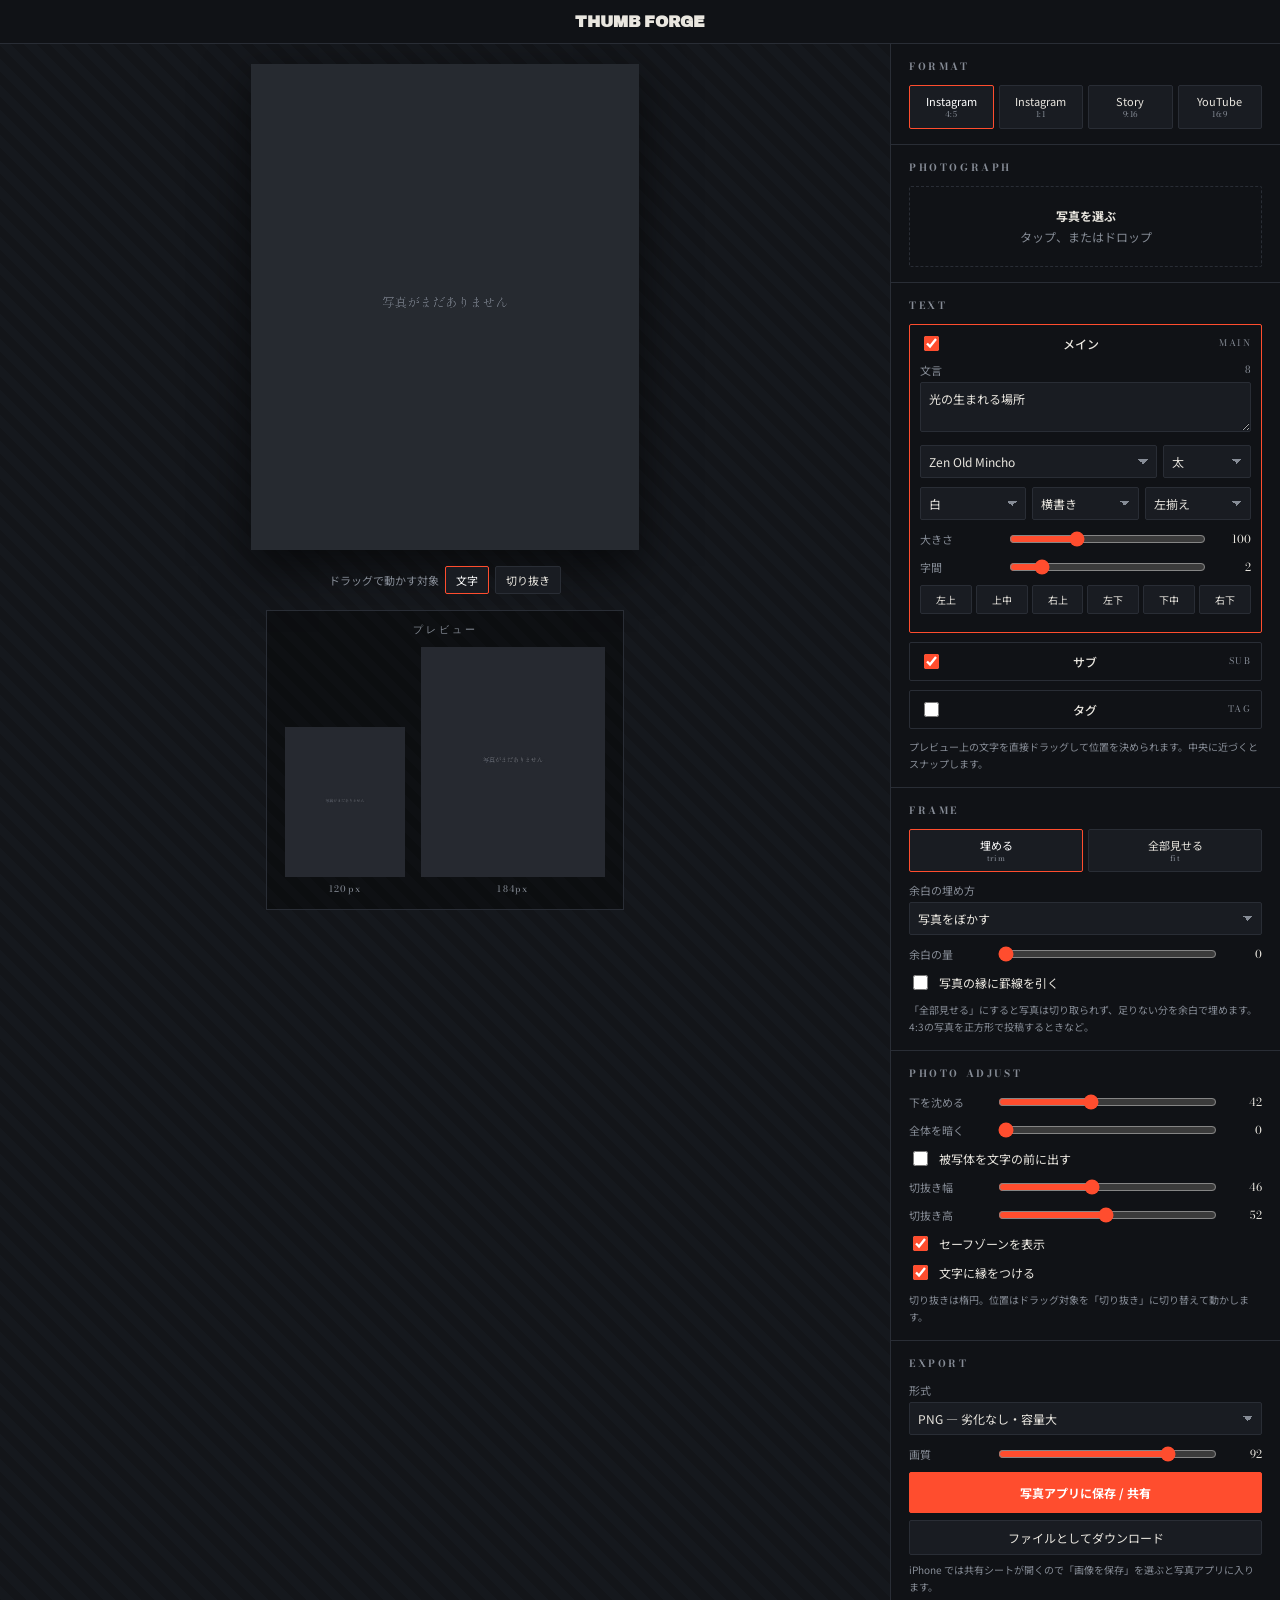
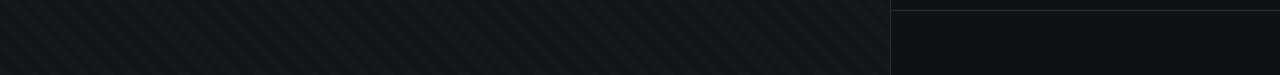
<file: index.html>
<!DOCTYPE html>
<html lang="ja">
<head>
<meta charset="utf-8">
<meta name="viewport" content="width=device-width, initial-scale=1, viewport-fit=cover">
<title>THUMB FORGE — サムネイル組版</title>
<meta name="description" content="写真から色を解析して、Instagram・YouTube用のサムネイルを組むブラウザツール。実寸プレビューつき。">
<meta name="theme-color" content="#101216">
<meta name="apple-mobile-web-app-capable" content="yes">
<meta name="apple-mobile-web-app-status-bar-style" content="black-translucent">
<meta name="format-detection" content="telephone=no">
<link rel="manifest" href="./manifest.webmanifest">
<link rel="icon" href="./icons/icon-192.png" sizes="192x192">
<link rel="apple-touch-icon" href="./icons/icon-192.png">
<link rel="preconnect" href="https://fonts.googleapis.com">
<link rel="preconnect" href="https://fonts.gstatic.com" crossorigin>
<link href="https://fonts.googleapis.com/css2?family=Biz+UDPMincho&family=BIZ+UDPGothic&family=Dela+Gothic+One&family=DotGothic16&family=Hachi+Maru+Pop&family=Hina+Mincho&family=IBM+Plex+Sans+JP:wght@400;700&family=Kaisei+HarunoUmi:wght@400;700;800&family=Kiwi+Maru:wght@300;400;500&family=M+PLUS+1:wght@400;700;900&family=Monomaniac+One&family=Palette+Mosaic&family=Rock+3D&family=Shizuru&family=Yomogi&family=Zen+Kurenaido&family=Kaisei+Decol:wght@400;700&family=Kaisei+Opti:wght@400;700&family=Kaisei+Tokumin:wght@400;700;800&family=Klee+One:wght@400;600&family=Kosugi+Maru&family=M+PLUS+1p:wght@400;700;800&family=M+PLUS+Rounded+1c:wght@400;700;800&family=Mochiy+Pop+One&family=Murecho:wght@400;700;900&family=New+Tegomin&family=Noto+Sans+JP:wght@400;700;900&family=Noto+Serif+JP:wght@400;700;900&family=Potta+One&family=Rampart+One&family=Reggae+One&family=RocknRoll+One&family=Sawarabi+Gothic&family=Sawarabi+Mincho&family=Shippori+Antique&family=Shippori+Mincho:wght@400;600;800&family=Shippori+Mincho+B1:wght@400;600;800&family=Stick&family=Train+One&family=Yuji+Boku&family=Yuji+Mai&family=Yuji+Syuku&family=Yusei+Magic&family=Zen+Antique&family=Zen+Antique+Soft&family=Zen+Kaku+Gothic+Antique:wght@400;700;900&family=Zen+Kaku+Gothic+New:wght@400;700;900&family=Zen+Maru+Gothic:wght@400;700;900&family=Zen+Old+Mincho:wght@400;700;900&display=swap" rel="stylesheet">
<link href="https://fonts.googleapis.com/css2?family=Abril+Fatface&family=Alfa+Slab+One&family=Anton&family=Archivo+Black&family=Barlow+Condensed:wght@400;700;900&family=Bebas+Neue&family=Bodoni+Moda:wght@400;700;900&family=Chivo:wght@400;700;900&family=Cinzel:wght@400;700;900&family=Cormorant+Garamond:wght@300;500;700&family=DM+Serif+Display&family=EB+Garamond:wght@400;700;800&family=Fjalla+One&family=Instrument+Serif&family=Inter:wght@400;700;900&family=Italiana&family=Josefin+Sans:wght@400;700&family=Libre+Baskerville:wght@400;700&family=Lora:wght@400;700&family=Marcellus&family=Montserrat:wght@400;700;900&family=Oswald:wght@400;700&family=Playfair+Display:wght@400;700;900&family=Poppins:wght@400;700;900&family=Raleway:wght@400;700;900&family=Righteous&family=Space+Grotesk:wght@400;700&family=Syne:wght@400;700;800&family=Teko:wght@400;700&family=Unbounded:wght@400;700;900&display=swap" rel="stylesheet">
<style>
  :root{
    --ink:#101216; --ink2:#191c22; --line:#292d35;
    --paper:#e9e6df; --muted:#868c96; --hot:#ff4d2e; --r:2px;
  }
  *{box-sizing:border-box}
  html,body{margin:0;padding:0}
  body{
    background:var(--ink);color:var(--paper);font-size:13px;
    font-family:"Noto Sans JP",-apple-system,BlinkMacSystemFont,sans-serif;
    -webkit-font-smoothing:antialiased;padding-bottom:env(safe-area-inset-bottom);
  }
  header{position:fixed;top:0;left:0;right:0;text-align:center;
    padding:calc(13px + env(safe-area-inset-top)) 18px 13px;border-bottom:1px solid var(--line);
    background:var(--ink);z-index:20}
  #hspace{width:100%}
  header h1{font-family:"Archivo Black",sans-serif;font-size:16px;margin:0;letter-spacing:-.01em}
  

  .wrap{display:grid;grid-template-columns:minmax(0,1fr) minmax(0,390px)}
  @media(max-width:960px){.wrap{grid-template-columns:1fr}}

  .stage{min-width:0;max-width:100%;padding:20px 18px 44px;display:flex;flex-direction:column;align-items:center;gap:16px;background:repeating-linear-gradient(45deg,#15181d 0 9px,#131519 9px 18px)}
  #big{display:block;max-width:min(100%,420px);max-height:54vh;width:auto;height:auto;box-shadow:0 16px 44px rgba(0,0,0,.6);cursor:grab;touch-action:none;background:#222}
  #big.grabbing{cursor:grabbing}
  .dragmode{display:flex;gap:6px;align-items:center;flex-wrap:wrap;justify-content:center;font-size:11px;color:var(--muted)}
  .dragmode button{padding:5px 10px;font-size:11px}
  .dragmode button[aria-pressed=true]{border-color:var(--hot);color:#fff}

  .actual{max-width:100%;padding:11px 18px 13px;border:1px solid var(--line);background:rgba(0,0,0,.35)}
  .plabel{margin:0 0 10px;text-align:center;font-family:"Bodoni Moda",serif;font-size:10px;
    letter-spacing:.3em;color:var(--muted);text-transform:none}
  .shots{display:flex;align-items:flex-end;justify-content:center;gap:16px;flex-wrap:wrap}
  .actual figure{margin:0;display:flex;flex-direction:column;align-items:center;gap:5px}
  .actual img{display:block;background:#222}
  .actual figcaption{font-family:"Bodoni Moda",serif;font-size:9px;color:var(--muted);letter-spacing:.14em}

  .panel{min-width:0;max-width:100%;border-left:1px solid var(--line);padding-bottom:64px}
  @media(max-width:960px){.panel{border-left:0;border-top:1px solid var(--line)}}
  section{border-bottom:1px solid var(--line);padding:15px 18px}
  h2{font-family:"Bodoni Moda",serif;font-size:10px;font-weight:700;letter-spacing:.26em;text-transform:uppercase;color:var(--muted);margin:0 0 11px}
  label{display:block;font-size:11px;color:var(--muted);margin:0 0 4px}
  input[type=text],textarea,select{width:100%;background:var(--ink2);border:1px solid var(--line);color:var(--paper);border-radius:var(--r);padding:7px 8px;font:inherit;font-size:12px}
  select{appearance:none;background-image:linear-gradient(45deg,transparent 50%,var(--muted) 50%),linear-gradient(135deg,var(--muted) 50%,transparent 50%);background-position:calc(100% - 13px) 13px,calc(100% - 8px) 13px;background-size:5px 5px;background-repeat:no-repeat;padding-right:24px}
  textarea{resize:vertical}
  :focus-visible{outline:2px solid var(--hot);outline-offset:1px}
  .field{margin-bottom:9px}
  .duo{display:grid;grid-template-columns:1fr 88px;gap:6px}
  .trio{display:grid;grid-template-columns:1fr 1fr 1fr;gap:6px}
  .slider{display:flex;align-items:center;gap:9px;margin-bottom:8px}
  .slider label{flex:0 0 78px;margin:0}
  input[type=range]{flex:1;accent-color:var(--hot);min-width:0}
  .val{font-family:"Bodoni Moda",serif;font-size:11px;width:34px;text-align:right}
  button{font:inherit;font-size:12px;background:var(--ink2);color:var(--paper);border:1px solid var(--line);border-radius:var(--r);padding:8px 10px;cursor:pointer}
  button:hover{border-color:var(--muted)}
  button.primary{background:var(--hot);border-color:var(--hot);color:#fff;font-weight:700;width:100%;padding:11px}
  .seg{display:grid;grid-template-columns:repeat(4,1fr);gap:5px}
  .seg button{padding:8px 2px;text-align:center;line-height:1.35;font-size:11px}
  .seg button[aria-pressed=true]{border-color:var(--hot);color:#fff}
  .seg button small{display:block;font-family:"Bodoni Moda",serif;font-size:8px;color:var(--muted);letter-spacing:.06em}
  .drop{border:1px dashed var(--line);border-radius:var(--r);padding:18px;text-align:center;color:var(--muted);font-size:12px;line-height:1.8;cursor:pointer}
  .drop:hover{border-color:var(--muted);color:var(--paper)}
  .drop b{color:var(--paper)}
  .chips{display:flex;gap:5px;margin-top:9px}
  .chip{flex:1;height:28px;border:1px solid rgba(255,255,255,.14);border-radius:var(--r);cursor:pointer}
  .chip[aria-pressed=true]{outline:2px solid var(--hot);outline-offset:1px}

  .block{border:1px solid var(--line);border-radius:var(--r);margin-bottom:9px}
  .block.sel{border-color:var(--hot)}
  .block>header{display:flex;align-items:center;gap:8px;padding:8px 10px;border:0;position:static;background:transparent;cursor:pointer}
  .block>header input{accent-color:var(--hot);width:15px;height:15px}
  .block>header b{font-size:12px;font-weight:500;flex:1}
  .block>header .tag{font-family:"Bodoni Moda",serif;font-size:9px;color:var(--muted);letter-spacing:.16em}
  .block .body{padding:0 10px 10px;display:none}
  .block.open .body{display:block}
  .place{display:grid;grid-template-columns:repeat(6,1fr);gap:4px;margin-bottom:8px}
  .place button{padding:6px 0;font-size:10px}

  .toggle{display:flex;align-items:center;gap:8px;margin-bottom:8px;font-size:12px;cursor:pointer;color:var(--paper)}
  .toggle input{accent-color:var(--hot);width:15px;height:15px}
  .warn{font-size:11px;line-height:1.7;padding:8px 10px;border-left:2px solid var(--hot);background:rgba(255,77,46,.08);margin-top:10px}
  .ok{border-left-color:#3ecf8e;background:rgba(62,207,142,.07)}
  .count{float:right;font-family:"Bodoni Moda",serif;font-size:10px}
  .count.over{color:var(--hot)}
  .hint{font-size:10px;color:var(--muted);line-height:1.7;margin:6px 0 0}
</style>
</head>
<body>

<header id="bar"><h1>THUMB FORGE</h1></header>
<div id="hspace"></div>

<div class="wrap">
  <div class="stage">
    <canvas id="big" width="1080" height="1350"></canvas>
    <div class="dragmode">
      <span>ドラッグで動かす対象</span>
      <button id="dmText" aria-pressed="true">文字</button>
      <button id="dmMask" aria-pressed="false">切り抜き</button>
    </div>
    <div class="actual">
      <p class="plabel">プレビュー</p>
      <div class="shots">
        <figure><img id="pv1" alt="プレビュー 小"><figcaption id="c1">–</figcaption></figure>
        <figure><img id="pv2" alt="プレビュー 中"><figcaption id="c2">–</figcaption></figure>
      </div>
    </div>
  </div>

  <div class="panel">
    <section>
      <h2>Format</h2>
      <div class="seg" id="ratios"></div>
    </section>

    <section>
      <h2>Photograph</h2>
      <div class="drop" id="drop"><b>写真を選ぶ</b><br>タップ、またはドロップ</div>
      <input type="file" id="file" accept="image/*" hidden>
    </section>

    <section>
      <h2>Text</h2>
      <div id="contrast" style="margin:0 0 11px"></div>
      <div id="blocks"></div>
      <p class="hint">プレビュー上の文字を直接ドラッグして位置を決められます。中央に近づくとスナップします。</p>
    </section>

    <section>
      <h2>Frame</h2>
      <div class="seg" id="fitmode" style="grid-template-columns:1fr 1fr"></div>
      <div class="field" style="margin-top:10px">
        <label for="fFill">余白の埋め方</label>
        <select id="fFill">
          <option value="blur">写真をぼかす</option>
          <option value="white">白</option>
          <option value="black">黒</option>
          <option value="accent">アクセント色</option>
        </select>
      </div>
      <div class="slider"><label for="sMargin">余白の量</label><input type="range" id="sMargin" min="0" max="22" value="0"><span class="val" id="vMargin">0</span></div>
      <label class="toggle"><input type="checkbox" id="cRule">写真の縁に罫線を引く</label>
      <p class="hint">「全部見せる」にすると写真は切り取られず、足りない分を余白で埋めます。4:3の写真を正方形で投稿するときなど。</p>
    </section>

    <section>
      <h2>Photo adjust</h2>
      <div class="slider"><label for="sDark">下を沈める</label><input type="range" id="sDark" min="0" max="100" value="42"><span class="val" id="vDark">42</span></div>
      <div class="slider"><label for="sDim">全体を暗く</label><input type="range" id="sDim" min="0" max="80" value="0"><span class="val" id="vDim">0</span></div>
      <label class="toggle"><input type="checkbox" id="cMask">被写体を文字の前に出す</label>
      <div class="slider"><label for="sMaskW">切抜き幅</label><input type="range" id="sMaskW" min="10" max="95" value="46"><span class="val" id="vMaskW">46</span></div>
      <div class="slider"><label for="sMaskH">切抜き高</label><input type="range" id="sMaskH" min="10" max="95" value="52"><span class="val" id="vMaskH">52</span></div>
      <label class="toggle"><input type="checkbox" id="cSafe" checked>セーフゾーンを表示</label>
      <p class="hint" id="maskHint">切り抜きは楕円。位置はドラッグ対象を「切り抜き」に切り替えて動かします。</p>
    </section>

    <section>
      <h2>Export</h2>
      <div class="field">
        <label for="fmt">形式</label>
        <select id="fmt">
          <option value="png">PNG — 劣化なし・容量大</option>
          <option value="jpeg">JPEG — 軽い・写真向き</option>
        </select>
      </div>
      <div class="slider" id="qRow" hidden><label for="sQ">画質</label><input type="range" id="sQ" min="60" max="100" value="92"><span class="val" id="vQ">92</span></div>
      <button class="primary" id="share">写真アプリに保存 / 共有</button>
      <button id="save" style="width:100%;margin-top:7px">ファイルとしてダウンロード</button>
      <p class="hint" id="exHint">iPhone では共有シートが開くので「画像を保存」を選ぶと写真アプリに入ります。</p>
    </section>
  </div>
</div>

<script>
(()=>{"use strict";
const $=id=>document.getElementById(id);
const cv=$("big"),ctx=cv.getContext("2d");

/* ---------- data ---------- */
const RATIOS=[
 {id:"ig45",nm:"Instagram",sub:"4:5",w:1080,h:1350,small:120,mid:184,safe:"igsquare"},
 {id:"ig11",nm:"Instagram",sub:"1:1",w:1080,h:1080,small:120,mid:184,safe:null},
 {id:"story",nm:"Story",sub:"9:16",w:1080,h:1920,small:96,mid:150,safe:"story"},
 {id:"yt",nm:"YouTube",sub:"16:9",w:1280,h:720,small:168,mid:246,safe:"yt"}
];
const FONTS=[
 // 和文・明朝
 {g:"和文 明朝", id:"zenold",     nm:"Zen Old Mincho",      f:'"Zen Old Mincho", serif'},
 {g:"和文 明朝", id:"shippori",   nm:"しっぽり明朝",         f:'"Shippori Mincho", serif'},
 {g:"和文 明朝", id:"shipporib1", nm:"しっぽり明朝 B1",      f:'"Shippori Mincho B1", serif'},
 {g:"和文 明朝", id:"notoserifjp",nm:"Noto Serif JP",       f:'"Noto Serif JP", serif'},
 {g:"和文 明朝", id:"bizmincho",  nm:"BIZ UDP明朝",          f:'"BIZ UDPMincho", serif'},
 {g:"和文 明朝", id:"sawamin",    nm:"さわらび明朝",         f:'"Sawarabi Mincho", serif'},
 {g:"和文 明朝", id:"hina",       nm:"ひな明朝（極細）",      f:'"Hina Mincho", serif'},
 {g:"和文 明朝", id:"tegomin",    nm:"New Tegomin（古風）",  f:'"New Tegomin", serif'},
 {g:"和文 明朝", id:"kaiseitoku", nm:"Kaisei Tokumin",      f:'"Kaisei Tokumin", serif'},
 {g:"和文 明朝", id:"kaiseiopti", nm:"Kaisei Opti",         f:'"Kaisei Opti", serif'},
 {g:"和文 明朝", id:"kaisei",     nm:"Kaisei Decol",        f:'"Kaisei Decol", serif'},
 {g:"和文 明朝", id:"kaiseiharu", nm:"Kaisei HarunoUmi",    f:'"Kaisei HarunoUmi", serif'},
 {g:"和文 明朝", id:"zenantique", nm:"Zen Antique",         f:'"Zen Antique", serif'},
 {g:"和文 明朝", id:"zenantiques",nm:"Zen Antique Soft",    f:'"Zen Antique Soft", serif'},
 {g:"和文 明朝", id:"shipant",    nm:"しっぽりアンティーク",  f:'"Shippori Antique", sans-serif'},
 // 和文・ゴシック
 {g:"和文 ゴシック", id:"notosansjp", nm:"Noto Sans JP",     f:'"Noto Sans JP", sans-serif'},
 {g:"和文 ゴシック", id:"zenkaku",    nm:"Zen角ゴシック New", f:'"Zen Kaku Gothic New", sans-serif'},
 {g:"和文 ゴシック", id:"zenkakuant", nm:"Zen角ゴ Antique",   f:'"Zen Kaku Gothic Antique", sans-serif'},
 {g:"和文 ゴシック", id:"bizgothic",  nm:"BIZ UDPゴシック",   f:'"BIZ UDPGothic", sans-serif'},
 {g:"和文 ゴシック", id:"murecho",    nm:"Murecho",          f:'"Murecho", sans-serif'},
 {g:"和文 ゴシック", id:"mplus1p",    nm:"M PLUS 1p",        f:'"M PLUS 1p", sans-serif'},
 {g:"和文 ゴシック", id:"sawagoth",   nm:"さわらびゴシック",   f:'"Sawarabi Gothic", sans-serif'},
 {g:"和文 ゴシック", id:"zenmaru",    nm:"Zen丸ゴシック",     f:'"Zen Maru Gothic", sans-serif'},
 {g:"和文 ゴシック", id:"mplusround", nm:"M PLUS Rounded 1c", f:'"M PLUS Rounded 1c", sans-serif'},
 {g:"和文 ゴシック", id:"kosugimaru", nm:"小杉丸",            f:'"Kosugi Maru", sans-serif'},
 {g:"和文 ゴシック", id:"ibmplexjp",  nm:"IBM Plex Sans JP",  f:'"IBM Plex Sans JP", sans-serif'},
 {g:"和文 ゴシック", id:"mplus1",     nm:"M PLUS 1",          f:'"M PLUS 1", sans-serif'},
 {g:"和文 ゴシック", id:"kiwimaru",   nm:"Kiwi Maru（やわらか）", f:'"Kiwi Maru", serif'},
 // 和文・デザイン
 {g:"和文 デザイン", id:"dela",     nm:"Dela Gothic One（極太）", f:'"Dela Gothic One", sans-serif'},
 {g:"和文 デザイン", id:"rampart",  nm:"Rampart One（立体）",     f:'"Rampart One", sans-serif'},
 {g:"和文 デザイン", id:"reggae",   nm:"Reggae One",             f:'"Reggae One", sans-serif'},
 {g:"和文 デザイン", id:"train",    nm:"Train One",              f:'"Train One", sans-serif'},
 {g:"和文 デザイン", id:"stick",    nm:"Stick",                  f:'"Stick", sans-serif'},
 {g:"和文 デザイン", id:"dot",      nm:"DotGothic16（ドット）",   f:'"DotGothic16", sans-serif'},
 {g:"和文 デザイン", id:"rocknroll",nm:"RocknRoll One",          f:'"RocknRoll One", sans-serif'},
 {g:"和文 デザイン", id:"potta",    nm:"Potta One",              f:'"Potta One", serif'},
 {g:"和文 デザイン", id:"yusei",    nm:"Yusei Magic（手書き）",   f:'"Yusei Magic", sans-serif'},
 {g:"和文 デザイン", id:"klee",     nm:"Klee One（硬筆）",        f:'"Klee One", serif'},
 {g:"和文 デザイン", id:"yujisyuku",nm:"Yuji Syuku（筆）",        f:'"Yuji Syuku", serif'},
 {g:"和文 デザイン", id:"yujiboku", nm:"Yuji Boku（筆・太）",     f:'"Yuji Boku", serif'},
 {g:"和文 デザイン", id:"yujimai",  nm:"Yuji Mai（筆・流麗）",    f:'"Yuji Mai", serif'},
 {g:"和文 デザイン", id:"mochiy",   nm:"Mochiy Pop One",         f:'"Mochiy Pop One", sans-serif'},
 {g:"和文 デザイン", id:"hachi",    nm:"Hachi Maru Pop",         f:'"Hachi Maru Pop", cursive'},
 {g:"和文 デザイン", id:"monomaniac",nm:"Monomaniac One（角）",    f:'"Monomaniac One", sans-serif'},
 {g:"和文 デザイン", id:"rock3d",   nm:"Rock 3D（立体）",         f:'"Rock 3D", cursive'},
 {g:"和文 デザイン", id:"shizuru",  nm:"Shizuru（大胆）",         f:'"Shizuru", sans-serif'},
 {g:"和文 デザイン", id:"kurenaido",nm:"Zen Kurenaido（硬筆）",   f:'"Zen Kurenaido", sans-serif'},
 {g:"和文 デザイン", id:"yomogi",   nm:"Yomogi（手書き）",        f:'"Yomogi", cursive'},
 {g:"和文 デザイン", id:"palette",  nm:"Palette Mosaic（装飾）",  f:'"Palette Mosaic", cursive'},
 // 欧文・サンセリフ
 {g:"欧文 サンセリフ", id:"anton",   nm:"Anton（極太）",        f:'"Anton", sans-serif'},
 {g:"欧文 サンセリフ", id:"archivo", nm:"Archivo Black",       f:'"Archivo Black", sans-serif'},
 {g:"欧文 サンセリフ", id:"bebas",   nm:"Bebas Neue（縦長）",   f:'"Bebas Neue", sans-serif'},
 {g:"欧文 サンセリフ", id:"oswald",  nm:"Oswald",              f:'"Oswald", sans-serif'},
 {g:"欧文 サンセリフ", id:"fjalla",  nm:"Fjalla One",          f:'"Fjalla One", sans-serif'},
 {g:"欧文 サンセリフ", id:"barlowc", nm:"Barlow Condensed",    f:'"Barlow Condensed", sans-serif'},
 {g:"欧文 サンセリフ", id:"teko",    nm:"Teko（細長）",         f:'"Teko", sans-serif'},
 {g:"欧文 サンセリフ", id:"montserrat",nm:"Montserrat",        f:'"Montserrat", sans-serif'},
 {g:"欧文 サンセリフ", id:"inter",   nm:"Inter",               f:'"Inter", sans-serif'},
 {g:"欧文 サンセリフ", id:"poppins", nm:"Poppins",             f:'"Poppins", sans-serif'},
 {g:"欧文 サンセリフ", id:"raleway", nm:"Raleway",             f:'"Raleway", sans-serif'},
 {g:"欧文 サンセリフ", id:"josefin", nm:"Josefin Sans",        f:'"Josefin Sans", sans-serif'},
 {g:"欧文 サンセリフ", id:"space",   nm:"Space Grotesk",       f:'"Space Grotesk", sans-serif'},
 {g:"欧文 サンセリフ", id:"chivo",   nm:"Chivo",               f:'"Chivo", sans-serif'},
 // 欧文・セリフ
 {g:"欧文 セリフ", id:"bodoni",     nm:"Bodoni Moda（雑誌）",  f:'"Bodoni Moda", serif'},
 {g:"欧文 セリフ", id:"playfair",   nm:"Playfair Display",    f:'"Playfair Display", serif'},
 {g:"欧文 セリフ", id:"dmserif",    nm:"DM Serif Display",    f:'"DM Serif Display", serif'},
 {g:"欧文 セリフ", id:"instrument", nm:"Instrument Serif",    f:'"Instrument Serif", serif'},
 {g:"欧文 セリフ", id:"cormorant",  nm:"Cormorant（細）",      f:'"Cormorant Garamond", serif'},
 {g:"欧文 セリフ", id:"ebgaramond", nm:"EB Garamond",         f:'"EB Garamond", serif'},
 {g:"欧文 セリフ", id:"baskerville",nm:"Libre Baskerville",   f:'"Libre Baskerville", serif'},
 {g:"欧文 セリフ", id:"lora",       nm:"Lora",                f:'"Lora", serif'},
 {g:"欧文 セリフ", id:"cinzel",     nm:"Cinzel（碑文）",       f:'"Cinzel", serif'},
 {g:"欧文 セリフ", id:"marcellus",  nm:"Marcellus",           f:'"Marcellus", serif'},
 {g:"欧文 セリフ", id:"italiana",   nm:"Italiana（優美）",     f:'"Italiana", serif'},
 // 欧文・ディスプレイ
 {g:"欧文 ディスプレイ", id:"abril", nm:"Abril Fatface",       f:'"Abril Fatface", serif'},
 {g:"欧文 ディスプレイ", id:"alfa",  nm:"Alfa Slab One",       f:'"Alfa Slab One", serif'},
 {g:"欧文 ディスプレイ", id:"syne",  nm:"Syne（癖）",           f:'"Syne", sans-serif'},
 {g:"欧文 ディスプレイ", id:"unbounded",nm:"Unbounded",        f:'"Unbounded", sans-serif'},
 {g:"欧文 ディスプレイ", id:"righteous",nm:"Righteous",        f:'"Righteous", sans-serif'}
];
const fontOf=id=>FONTS.find(f=>f.id===id)||FONTS[0];

const BLOCKS=[
 {key:"main",nm:"メイン",tag:"MAIN"},
 {key:"sub", nm:"サブ", tag:"SUB"},
 {key:"tag", nm:"タグ", tag:"TAG"}
];
const state={
 main:{on:true, text:"光の生まれる場所", font:"zenold", weight:900, size:100, track:2, vert:false, align:"left", color:"white", x:.07,y:.62, open:true},
 sub :{on:true, text:"長崎・五島列島 8日間", font:"bodoni", weight:700, size:100, track:6, vert:false, align:"left", color:"white", x:.07,y:.80, open:false},
 tag :{on:false,text:"PHOTO TRIP", font:"bodoni", weight:700, size:100, track:14, vert:false, align:"left", color:"accent",x:.07,y:.52, open:false}
};
const BASE={main:.115,sub:.032,tag:.028};

let ratio=RATIOS[0],img=null,analysis=null,accent="#ff4d2e";
const frame={mode:"cover",fill:"blur",margin:0,rule:false};
let pRect={x:0,y:0,w:0,h:0};
const blurOK=(()=>{const c=document.createElement("canvas").getContext("2d");c.filter="blur(2px)";return c.filter==="blur(2px)";})();
let mask={x:.5,y:.42},dragMode="text",sel="main",exporting=false;
let boxes=[],drag=null,snap={v:false,h:false};

/* ---------- analysis ---------- */
function analyze(im){
  const n=96,c=document.createElement("canvas");c.width=c.height=n;
  const g=c.getContext("2d",{willReadFrequently:true});g.drawImage(im,0,0,n,n);
  const d=g.getImageData(0,0,n,n).data;
  let lum=0,sat=0;const gray=new Float32Array(n*n),pts=[];
  for(let i=0,p=0;i<d.length;i+=4,p++){
    const r=d[i]/255,gg=d[i+1]/255,b=d[i+2]/255;
    const mx=Math.max(r,gg,b),mn=Math.min(r,gg,b);
    const l=.2126*r+.7152*gg+.0722*b;lum+=l;sat+=mx?(mx-mn)/mx:0;gray[p]=l;
    if(p%2===0)pts.push([d[i],d[i+1],d[i+2]]);
  }
  const px=n*n;lum/=px;sat/=px;
  let e=0;for(let y=1;y<n-1;y++)for(let x=1;x<n-1;x++){const i=y*n+x;e+=Math.abs(gray[i]-gray[i+1])+Math.abs(gray[i]-gray[i+n]);}
  return{palette:kmeans(pts,5),luma:lum,sat:Math.min(1,sat),edge:Math.min(1,e/(px*.18))};
}
function kmeans(pts,k){
  const cen=[];for(let i=0;i<k;i++)cen.push(pts[Math.floor((i+.5)*pts.length/k)].slice());
  const as=new Array(pts.length).fill(0);
  for(let it=0;it<8;it++){
    for(let i=0;i<pts.length;i++){let b=0,bd=1/0;
      for(let j=0;j<k;j++){const dr=pts[i][0]-cen[j][0],dg=pts[i][1]-cen[j][1],db=pts[i][2]-cen[j][2];const dd=dr*dr+dg*dg+db*db;if(dd<bd){bd=dd;b=j;}}
      as[i]=b;}
    const s=Array.from({length:k},()=>[0,0,0,0]);
    pts.forEach((p,i)=>{const a=as[i];s[a][0]+=p[0];s[a][1]+=p[1];s[a][2]+=p[2];s[a][3]++;});
    for(let j=0;j<k;j++)if(s[j][3])cen[j]=[s[j][0]/s[j][3],s[j][1]/s[j][3],s[j][2]/s[j][3]];
  }
  const cnt=new Array(k).fill(0);as.forEach(a=>cnt[a]++);
  return cen.map((c,i)=>({c,n:cnt[i]})).sort((a,b)=>b.n-a.n).map(o=>hex(o.c));
}
const hex=c=>"#"+c.map(v=>Math.max(0,Math.min(255,v|0)).toString(16).padStart(2,"0")).join("");
const toRgb=h=>[1,3,5].map(i=>parseInt(h.slice(i,i+2),16));
const lu=h=>{const[r,g,b]=toRgb(h);return(.2126*r+.7152*g+.0722*b)/255;};
function pickAccent(p){let best=p[0],bs=-1;p.forEach(h=>{const[r,g,b]=toRgb(h);const mx=Math.max(r,g,b),mn=Math.min(r,g,b);
  const s=mx?(mx-mn)/mx:0,l=lu(h);const v=s*1.7+(1-Math.abs(l-.5)*2)*.7;if(v>bs){bs=v;best=h;}});return best;}

/* ---------- text drawing ---------- */
const ROT=new Set(["ー","―","−","—","〜","～","（","）","(",")","「","」","『","』","【","】","［","］","…","‥","：","〈","〉","｛","｝"]);
const colorOf=c=>c==="white"?"#ffffff":c==="black"?"#111214":accent;
const setF=(f,s,w)=>ctx.font=`${w} ${s}px ${f}`;

function measureH(lines,size,tr){
  let w=0;
  lines.forEach(l=>{let x=0;for(const ch of l)x+=ctx.measureText(ch).width+tr;w=Math.max(w,x-tr);});
  return w;
}
function drawBlock(key){
  const b=state[key];
  if(!b.on||!b.text.trim())return null;
  const W=cv.width,H=cv.height;
  const lines=b.text.split("\n").filter(l=>l.length);
  if(!lines.length)return null;
  const fo=fontOf(b.font);
  const size=W*BASE[key]*(b.size/100);
  const tr=size*((b.track===undefined?2:b.track)/100);
  setF(fo.f,size,b.weight);
  const x0=b.x*W,y0=b.y*H;
  const stroke=$("cEdge")&&$("cEdge").checked?size*.055:0;
  let box;

  if(key==="tag"){
    const t=lines[0],w=measureH([t],size,tr),px=size*.7,h=size*1.9;
    ctx.fillStyle=b.color==="accent"?accent:colorOf(b.color);
    ctx.fillRect(x0,y0,w+px*2,h);
    ctx.fillStyle=lu(b.color==="accent"?accent:colorOf(b.color))>.62?"#111214":"#ffffff";
    let cx=x0+px;for(const ch of t){ctx.fillText(ch,cx,y0+h*.72);cx+=ctx.measureText(ch).width+tr;}
    box={x:x0,y:y0,w:w+px*2,h};
  } else if(b.vert){
    const colW=size*1.55,maxCh=Math.max(...lines.map(l=>[...l].length));
    const bw=colW*lines.length,bh=maxCh*size*1.06;
    ctx.fillStyle=colorOf(b.color);ctx.strokeStyle=b.color==="black"?"rgba(255,255,255,.6)":"rgba(0,0,0,.55)";
    ctx.lineJoin="round";ctx.lineWidth=stroke;
    lines.forEach((line,i)=>{
      const cx=x0+bw-colW*(i+.5);let y=y0;
      for(const ch of [...line]){
        const w=ctx.measureText(ch).width;
        ctx.save();
        if(ROT.has(ch)){ctx.translate(cx,y+size*.5);ctx.rotate(Math.PI/2);
          if(stroke)ctx.strokeText(ch,-w/2,size*.34);ctx.fillText(ch,-w/2,size*.34);}
        else{if(stroke)ctx.strokeText(ch,cx-w/2,y+size*.85);ctx.fillText(ch,cx-w/2,y+size*.85);}
        ctx.restore();y+=size*1.06;
      }
    });
    box={x:x0,y:y0,w:bw,h:bh};
  } else {
    const lh=size*1.24,bw=measureH(lines,size,tr),bh=lh*(lines.length-1)+size*1.1;
    ctx.fillStyle=colorOf(b.color);ctx.strokeStyle=b.color==="black"?"rgba(255,255,255,.6)":"rgba(0,0,0,.55)";
    ctx.lineJoin="round";ctx.lineWidth=stroke;
    lines.forEach((l,i)=>{
      const w=measureH([l],size,tr);
      let cx=b.align==="center"?x0+(bw-w)/2:b.align==="right"?x0+bw-w:x0;
      const y=y0+i*lh+size*.86;
      for(const ch of l){if(stroke)ctx.strokeText(ch,cx,y);ctx.fillText(ch,cx,y);cx+=ctx.measureText(ch).width+tr;}
    });
    box={x:x0,y:y0,w:bw,h:bh};
  }
  box.key=key;return box;
}

/* ---------- render ---------- */
function render(){
  const W=cv.width,H=cv.height;
  ctx.clearRect(0,0,W,H);ctx.fillStyle="#1b1e23";ctx.fillRect(0,0,W,H);
  if(!img){ph();syncPv();return;}
  photo();shade();
  boxes=[];
  ["tag","sub","main"].forEach(k=>{const b=drawBlock(k);if(b)boxes.push(b);});
  if($("cMask").checked){
    ctx.save();ctx.beginPath();
    ctx.ellipse(mask.x*W,mask.y*H,W*(+$("sMaskW").value/100)/2,H*(+$("sMaskH").value/100)/2,0,0,Math.PI*2);
    ctx.clip();photo();shade();ctx.restore();
  }
  if(!exporting){
    if($("cSafe").checked)safe();
    guides();
  }
  syncPv();
}
function photo(){
  const W=cv.width,H=cv.height;
  if(frame.mode==="cover"&&frame.margin===0){
    const s=Math.max(W/img.width,H/img.height),w=img.width*s,h=img.height*s;
    ctx.drawImage(img,(W-w)/2,(H-h)/2,w,h);
    pRect={x:0,y:0,w:W,h:H};
    return;
  }
  // background behind the photo
  if(frame.fill==="blur"){
    const s=Math.max(W/img.width,H/img.height)*1.2,w=img.width*s,h=img.height*s;
    ctx.save();
    if(blurOK)ctx.filter=`blur(${Math.round(Math.min(W,H)*.05)}px)`;
    ctx.drawImage(img,(W-w)/2,(H-h)/2,w,h);
    ctx.restore();
    ctx.fillStyle="rgba(0,0,0,.2)";ctx.fillRect(0,0,W,H);
  }else{
    ctx.fillStyle=frame.fill==="accent"?accent:frame.fill==="white"?"#f3f1eb":"#0d0e10";
    ctx.fillRect(0,0,W,H);
  }
  const m=frame.margin/100*Math.min(W,H);
  const aw=W-m*2,ah=H-m*2;
  const s=frame.mode==="cover"?Math.max(aw/img.width,ah/img.height)
                              :Math.min(aw/img.width,ah/img.height);
  const w=img.width*s,h=img.height*s,x=(W-w)/2,y=(H-h)/2;
  if(frame.mode==="cover"){ // margin + crop: clip to the inner window
    ctx.save();ctx.beginPath();ctx.rect(m,m,aw,ah);ctx.clip();
    ctx.drawImage(img,x,y,w,h);ctx.restore();
    pRect={x:m,y:m,w:aw,h:ah};
  }else{
    ctx.drawImage(img,x,y,w,h);
    pRect={x,y,w,h};
  }
  if(frame.rule){
    ctx.strokeStyle=frame.fill==="white"?"rgba(20,22,26,.55)":"rgba(255,255,255,.6)";
    ctx.lineWidth=Math.max(2,Math.min(W,H)*.0025);
    ctx.strokeRect(pRect.x,pRect.y,pRect.w,pRect.h);
  }
}
function shade(){
  const d=+$("sDark").value/100,dim=+$("sDim").value/100;
  if(d<=0&&dim<=0)return;
  const r=pRect.w?pRect:{x:0,y:0,w:cv.width,h:cv.height};
  ctx.save();ctx.beginPath();ctx.rect(r.x,r.y,r.w,r.h);ctx.clip();
  if(d>0){const g=ctx.createLinearGradient(0,r.y+r.h*.25,0,r.y+r.h);
    g.addColorStop(0,"rgba(0,0,0,0)");g.addColorStop(1,`rgba(0,0,0,${.92*d})`);
    ctx.fillStyle=g;ctx.fillRect(r.x,r.y,r.w,r.h);}
  if(dim>0){ctx.fillStyle=`rgba(0,0,0,${dim})`;ctx.fillRect(r.x,r.y,r.w,r.h);}
  ctx.restore();
}
function guides(){
  const W=cv.width;
  ctx.save();ctx.setLineDash([W*.008,W*.008]);ctx.lineWidth=Math.max(2,W*.0025);
  boxes.forEach(b=>{
    ctx.strokeStyle=b.key===sel?"rgba(255,77,46,.9)":"rgba(255,255,255,.22)";
    ctx.strokeRect(b.x-W*.008,b.y-W*.008,b.w+W*.016,b.h+W*.016);
  });
  if(snap.v||snap.h){
    ctx.setLineDash([]);ctx.strokeStyle="rgba(255,77,46,.95)";
    ctx.lineWidth=Math.max(2,W*.0035);
    ctx.beginPath();
    if(snap.v){ctx.moveTo(W/2,0);ctx.lineTo(W/2,cv.height);}
    if(snap.h){ctx.moveTo(0,cv.height/2);ctx.lineTo(W,cv.height/2);}
    ctx.stroke();
    ctx.setLineDash([W*.008,W*.008]);
  }
  if(dragMode==="mask"&&$("cMask").checked){
    ctx.strokeStyle="rgba(255,77,46,.9)";ctx.beginPath();
    ctx.ellipse(mask.x*W,mask.y*cv.height,W*(+$("sMaskW").value/100)/2,cv.height*(+$("sMaskH").value/100)/2,0,0,Math.PI*2);
    ctx.stroke();
  }
  ctx.restore();
}
function safe(){
  const W=cv.width,H=cv.height;
  ctx.save();ctx.setLineDash([W*.012,W*.012]);ctx.lineWidth=Math.max(2,W*.003);
  ctx.strokeStyle="rgba(255,255,255,.45)";
  if(ratio.safe==="yt"){const bw=W*.11,bh=H*.075;ctx.strokeRect(W-bw-W*.02,H-bh-H*.03,bw,bh);}
  if(ratio.safe==="igsquare"){const s=W,top=(H-s)/2;ctx.strokeRect(0,top,s,s);}
  if(ratio.safe==="story"){ctx.fillStyle="rgba(255,0,0,.10)";
    ctx.fillRect(0,0,W,H*.13);ctx.fillRect(0,H*.82,W,H*.18);ctx.strokeRect(0,H*.13,W,H*.69);}
  ctx.restore();
}
function ph(){
  const W=cv.width,H=cv.height;
  ctx.fillStyle="#262a30";ctx.fillRect(0,0,W,H);
  ctx.fillStyle="#666c76";ctx.textAlign="center";
  ctx.font=`500 ${W*.032}px "Shippori Mincho", serif`;
  ctx.fillText("写真がまだありません",W/2,H/2);ctx.textAlign="left";
}

/* ---------- actual size preview ---------- */
let pvT=null,pvC=null,pvX=null;
function syncPv(){
  clearTimeout(pvT);
  pvT=setTimeout(()=>{
    const wasExp=exporting;exporting=true;
    const keepSafe=$("cSafe").checked;$("cSafe").checked=false;
    drawClean();
    const r=cv.height/cv.width;
    const pw=Math.max(ratio.small,ratio.mid)*2;      // 2倍で焼いて縮小表示（Retina対応）
    if(!pvC){pvC=document.createElement("canvas");pvX=pvC.getContext("2d");}
    pvC.width=pw;pvC.height=Math.round(pw*r);
    pvX.imageSmoothingQuality="high";
    pvX.clearRect(0,0,pvC.width,pvC.height);
    pvX.drawImage(cv,0,0,pvC.width,pvC.height);
    const url=pvC.toDataURL("image/jpeg",.9);        // プレビューはJPEGで十分・数十倍速い
    $("cSafe").checked=keepSafe;exporting=wasExp;
    const room=Math.max(120,(document.querySelector(".actual")?.clientWidth||320)-36);
    [["pv1","c1",ratio.small],["pv2","c2",ratio.mid]].forEach(([i,c,w])=>{
      const el=$(i),ww=Math.min(w,room);
      el.src=url;el.style.width=ww+"px";el.style.height=Math.round(ww*r)+"px";
      $(c).textContent=ww===w?`${w}px`:`${ww}px（実寸${w}px）`;
    });
    exporting=false;render0();
  },140);
}
function drawClean(){
  const W=cv.width,H=cv.height;
  ctx.clearRect(0,0,W,H);ctx.fillStyle="#1b1e23";ctx.fillRect(0,0,W,H);
  if(!img){ph();return;}
  photo();shade();
  ["tag","sub","main"].forEach(drawBlock);
  if($("cMask").checked){
    ctx.save();ctx.beginPath();
    ctx.ellipse(mask.x*W,mask.y*H,W*(+$("sMaskW").value/100)/2,H*(+$("sMaskH").value/100)/2,0,0,Math.PI*2);
    ctx.clip();photo();shade();ctx.restore();
  }
}
function render0(){ // redraw with guides, no preview refresh
  const W=cv.width,H=cv.height;
  ctx.clearRect(0,0,W,H);ctx.fillStyle="#1b1e23";ctx.fillRect(0,0,W,H);
  if(!img){ph();return;}
  photo();shade();
  boxes=[];["tag","sub","main"].forEach(k=>{const b=drawBlock(k);if(b)boxes.push(b);});
  if($("cMask").checked){
    ctx.save();ctx.beginPath();
    ctx.ellipse(mask.x*W,mask.y*H,W*(+$("sMaskW").value/100)/2,H*(+$("sMaskH").value/100)/2,0,0,Math.PI*2);
    ctx.clip();photo();shade();ctx.restore();
  }
  if($("cSafe").checked)safe();
  guides();
}

/* ---------- panel ---------- */
function buildBlocks(){
  const host=$("blocks");host.innerHTML="";
  BLOCKS.forEach(meta=>{
    const b=state[meta.key];
    const el=document.createElement("div");
    el.className="block"+(b.open?" open":"")+(sel===meta.key?" sel":"");
    let opts="",grp="";
    FONTS.forEach(f=>{
      if(f.g!==grp){if(grp)opts+="</optgroup>";opts+=`<optgroup label="${f.g}">`;grp=f.g;}
      opts+=`<option value="${f.id}"${f.id===b.font?" selected":""}>${f.nm}</option>`;
    });
    if(grp)opts+="</optgroup>";
    el.innerHTML=`
      <header data-act="toggleopen">
        <input type="checkbox" data-act="on" ${b.on?"checked":""} aria-label="${meta.nm}を表示">
        <b>${meta.nm}</b><span class="tag">${meta.tag}</span>
      </header>
      <div class="body">
        ${meta.key==="main"
          ? `<div class="field"><label>文言<span class="count" data-count>0</span></label><textarea rows="2" data-act="text">${b.text}</textarea></div>`
          : `<div class="field"><label>文言<span class="count" data-count>0</span></label><input type="text" data-act="text" value="${b.text.replace(/"/g,"&quot;")}"></div>`}
        <div class="field duo">
          <select data-act="font">${opts}</select>
          <select data-act="weight">
            <option value="400"${b.weight==400?" selected":""}>細</option>
            <option value="700"${b.weight==700?" selected":""}>中</option>
            <option value="900"${b.weight==900?" selected":""}>太</option>
          </select>
        </div>
        <div class="field trio">
          <select data-act="color">
            <option value="white"${b.color==="white"?" selected":""}>白</option>
            <option value="black"${b.color==="black"?" selected":""}>黒</option>
            <option value="accent"${b.color==="accent"?" selected":""}>アクセント</option>
          </select>
          <select data-act="vert"${meta.key==="tag"?" disabled":""}>
            <option value="0"${!b.vert?" selected":""}>横書き</option>
            <option value="1"${b.vert?" selected":""}>縦書き</option>
          </select>
          <select data-act="align"${b.vert?" disabled":""}>
            <option value="left"${b.align==="left"?" selected":""}>左揃え</option>
            <option value="center"${b.align==="center"?" selected":""}>中央</option>
            <option value="right"${b.align==="right"?" selected":""}>右揃え</option>
          </select>
        </div>
        <div class="slider"><label>大きさ</label><input type="range" data-act="size" min="40" max="220" value="${b.size}"><span class="val" data-val>${b.size}</span></div>
        <div class="slider"><label>字間</label><input type="range" data-act="track" min="-4" max="40" value="${b.track}"><span class="val" data-track>${b.track}</span></div>
        ${meta.key==="tag"?`<label style="margin-top:4px">アクセント色（この地色と、他ブロックで「アクセント」を選んだときの文字色）</label><div class="chips" id="chips"></div>`:""}
        <div class="place">
          <button data-pos="tl">左上</button><button data-pos="tc">上中</button><button data-pos="tr">右上</button>
          <button data-pos="bl">左下</button><button data-pos="bc">下中</button><button data-pos="br">右下</button>
        </div>
      </div>`;
    el.querySelector("header").onclick=e=>{
      if(e.target.dataset.act==="on")return;
      b.open=!b.open;sel=meta.key;buildBlocks();render();
    };
    el.querySelectorAll("[data-act]").forEach(node=>{
      const act=node.dataset.act;
      if(act==="toggleopen")return;
      const ev=node.tagName==="SELECT"?"change":"input";
      node.addEventListener(ev,()=>{
        sel=meta.key;
        if(act==="on"){b.on=node.checked;}
        else if(act==="text"){b.text=node.value;updCount(el,b);}
        else if(act==="font"){b.font=node.value;loadFont(b);}
        else if(act==="weight"){b.weight=+node.value;loadFont(b);}
        else if(act==="color"){b.color=node.value;}
        else if(act==="vert"){b.vert=node.value==="1";buildBlocks();}
        else if(act==="align"){b.align=node.value;}
        else if(act==="size"){b.size=+node.value;el.querySelector("[data-val]").textContent=b.size;}
        else if(act==="track"){b.track=+node.value;el.querySelector("[data-track]").textContent=b.track;}
        render();
      });
    });
    el.querySelectorAll("[data-pos]").forEach(btn=>{
      btn.onclick=()=>{
        const p=btn.dataset.pos,m=.07;
        b.x=p[1]==="l"?m:p[1]==="c"?.34:.62;
        b.y=p[0]==="t"?m:.68;
        sel=meta.key;render();
      };
    });
    updCount(el,b);
    host.appendChild(el);
    if(meta.key==="tag")paintChips();
  });
}
function updCount(el,b){
  const n=b.text.replace(/\n/g,"").length,c=el.querySelector("[data-count]");
  if(!c)return;c.textContent=n;c.className="count"+(n>(b===state.main?12:22)?" over":"");
}
function loadFont(b){
  const fo=fontOf(b.font);
  if(document.fonts&&document.fonts.load)
    document.fonts.load(`${b.weight} 100px ${fo.f.split(",")[0]}`).then(()=>render()).catch(()=>{});
}
function fitSegs(){
  const host=$("fitmode");host.innerHTML="";
  [{id:"cover",nm:"埋める",ds:"trim"},{id:"contain",nm:"全部見せる",ds:"fit"}].forEach(o=>{
    const b=document.createElement("button");
    b.innerHTML=`${o.nm}<small>${o.ds}</small>`;
    b.setAttribute("aria-pressed",frame.mode===o.id);
    b.onclick=()=>{frame.mode=o.id;
      if(o.id==="contain"&&frame.margin===0){frame.margin=0;}
      fitSegs();render();};
    host.appendChild(b);
  });
}
function segs(){
  const r=$("ratios");r.innerHTML="";
  RATIOS.forEach(x=>{const b=document.createElement("button");
    b.innerHTML=`${x.nm}<small>${x.sub}</small>`;b.setAttribute("aria-pressed",x.id===ratio.id);
    b.onclick=()=>{ratio=x;cv.width=x.w;cv.height=x.h;segs();render();};r.appendChild(b);});
}
function paintChips(){
  const box=$("chips");
  if(!box)return;
  box.innerHTML="";
  if(!analysis){box.innerHTML='<span class="hint">写真を読み込むと色が並びます。</span>';return;}
  analysis.palette.forEach(h=>{const b=document.createElement("button");
    b.className="chip";b.style.background=h;b.title=`アクセントを ${h} にする`;
    b.setAttribute("aria-pressed",h===accent);
    b.onclick=()=>{accent=h;paintChips();checkContrast();render();};box.appendChild(b);});
}
function checkContrast(){
  const box=$("contrast");
  if(!analysis){box.innerHTML="";return;}
  const l=analysis.luma,e=analysis.edge;let msg,ok=false;
  if(l>.68)msg="写真が明るい。白文字は飛ぶので「下を沈める」を上げるか、文字色を黒に。";
  else if(e>.62)msg="ディテールが多い写真。文字の裏が騒がしいので、縁つきを推奨。";
  else{ok=true;msg="文字が乗りやすい写真。中央に置いても成立する。";}
  box.innerHTML=`<div class="warn${ok?" ok":""}">${msg}</div>`;
}
function load(f){
  if(!f||!f.type.startsWith("image/"))return;
  const url=URL.createObjectURL(f),im=new Image();
  im.onload=()=>{img=im;analysis=analyze(im);accent=pickAccent(analysis.palette);
    paintChips();checkContrast();buildBlocks();render();URL.revokeObjectURL(url);};
  im.src=url;
}

/* ---------- interaction ---------- */
$("drop").onclick=()=>$("file").click();
$("file").onchange=e=>load(e.target.files[0]);
["dragover","dragenter"].forEach(ev=>$("drop").addEventListener(ev,e=>e.preventDefault()));
$("drop").addEventListener("drop",e=>{e.preventDefault();load(e.dataTransfer.files[0]);});
["cMask","cSafe"].forEach(i=>$(i).addEventListener("change",render));
[["sDark","vDark"],["sDim","vDim"],["sMaskW","vMaskW"],["sMaskH","vMaskH"]]
  .forEach(([s,v])=>$(s).addEventListener("input",()=>{$(v).textContent=$(s).value;render();}));
$("dmText").onclick=()=>setMode("text");
$("dmMask").onclick=()=>setMode("mask");
function setMode(m){dragMode=m;
  $("dmText").setAttribute("aria-pressed",m==="text");
  $("dmMask").setAttribute("aria-pressed",m==="mask");render();}

const loc=e=>{const r=cv.getBoundingClientRect();
  return{x:(e.clientX-r.left)/r.width*cv.width,y:(e.clientY-r.top)/r.height*cv.height};};
cv.addEventListener("pointerdown",e=>{
  cv.setPointerCapture(e.pointerId);cv.classList.add("grabbing");
  const p=loc(e);
  if(dragMode==="mask"){drag={mask:true};mask={x:p.x/cv.width,y:p.y/cv.height};render();return;}
  const pad=cv.width*.02;
  const hit=[...boxes].reverse().find(b=>p.x>=b.x-pad&&p.x<=b.x+b.w+pad&&p.y>=b.y-pad&&p.y<=b.y+b.h+pad);
  if(hit){sel=hit.key;drag={key:hit.key,dx:p.x-hit.x,dy:p.y-hit.y,bw:hit.w,bh:hit.h};
    Object.keys(state).forEach(k=>state[k].open=(k===hit.key));buildBlocks();render();}
});
cv.addEventListener("pointermove",e=>{
  if(!drag)return;e.preventDefault();const p=loc(e);
  const W=cv.width,H=cv.height;
  if(drag.mask){
    let mx=p.x,my=p.y;snap.v=snap.h=false;
    const t=Math.min(W,H)*.018;
    if(Math.abs(mx-W/2)<t){mx=W/2;snap.v=true;}
    if(Math.abs(my-H/2)<t){my=H/2;snap.h=true;}
    mask={x:mx/W,y:my/H};
  }else{
    const b=state[drag.key];
    let x=p.x-drag.dx,y=p.y-drag.dy;
    const t=Math.min(W,H)*.018;
    snap.v=snap.h=false;
    if(Math.abs(x+drag.bw/2-W/2)<t){x=(W-drag.bw)/2;snap.v=true;}
    if(Math.abs(y+drag.bh/2-H/2)<t){y=(H-drag.bh)/2;snap.h=true;}
    b.x=x/W;b.y=y/H;
  }
  render0();
});
["pointerup","pointercancel"].forEach(ev=>cv.addEventListener(ev,()=>{
  if(drag){drag=null;snap.v=snap.h=false;render();}cv.classList.remove("grabbing");}));

$("fmt").addEventListener("change",()=>{$("qRow").hidden=$("fmt").value!=="jpeg";});
$("sQ").addEventListener("input",e=>$("vQ").textContent=e.target.value);
const exHint=t=>$("exHint").textContent=t;

function exportBlob(){
  return new Promise(res=>{
    const jpeg=$("fmt").value==="jpeg";
    const type=jpeg?"image/jpeg":"image/png";
    exporting=true;drawClean();
    cv.toBlob(b=>{exporting=false;render();
      res({blob:b,type,name:`thumb-${ratio.id}-${Date.now()}.${jpeg?"jpg":"png"}`});
    },type,jpeg?+$("sQ").value/100:undefined);
  });
}
function download(blob,name){
  const a=document.createElement("a");a.href=URL.createObjectURL(blob);a.download=name;a.click();
  setTimeout(()=>URL.revokeObjectURL(a.href),2000);
}
$("save").onclick=async()=>{
  const {blob,name}=await exportBlob();download(blob,name);
  exHint(`${name} を書き出しました（${Math.round(blob.size/1024)}KB）。`);
};
$("share").onclick=async()=>{
  const {blob,type,name}=await exportBlob();
  try{
    const file=new File([blob],name,{type});
    if(navigator.canShare&&navigator.canShare({files:[file]})){
      await navigator.share({files:[file]});
      exHint("共有シートの「画像を保存」で写真アプリに入ります。");
    }else{
      download(blob,name);
      exHint("この環境は共有に非対応のため、ダウンロードしました。iPhone の Safari で開くと写真アプリに直接保存できます。");
    }
  }catch(err){
    if(err && err.name==="AbortError")return;
    download(blob,name);
    exHint("共有できなかったのでダウンロードしました。");
  }
};

/* hidden control kept for stroke toggle */
const edge=document.createElement("input");
edge.type="checkbox";edge.id="cEdge";edge.checked=true;edge.hidden=true;
document.body.appendChild(edge);
const edgeLabel=document.createElement("label");
edgeLabel.className="toggle";
edgeLabel.innerHTML='<input type="checkbox" id="cEdgeUI" checked>文字に縁をつける';
$("maskHint").before(edgeLabel);
$("cEdgeUI").addEventListener("change",e=>{edge.checked=e.target.checked;render();});

$("fFill").addEventListener("change",e=>{frame.fill=e.target.value;render();});
$("sMargin").addEventListener("input",e=>{frame.margin=+e.target.value;$("vMargin").textContent=e.target.value;render();});
$("cRule").addEventListener("change",e=>{frame.rule=e.target.checked;render();});

const bar=$("bar"),hs=$("hspace");
const fitBar=()=>hs.style.height=bar.offsetHeight+"px";
fitBar();addEventListener("resize",fitBar);
if(window.ResizeObserver)new ResizeObserver(fitBar).observe(bar);


segs();fitSegs();buildBlocks();
if(document.fonts&&document.fonts.ready)document.fonts.ready.then(render);
render();
})();
</script>
<script>
  if ("serviceWorker" in navigator) {
    window.addEventListener("load", () => navigator.serviceWorker.register("./sw.js"));
  }
</script>
</body>
</html>
</file>
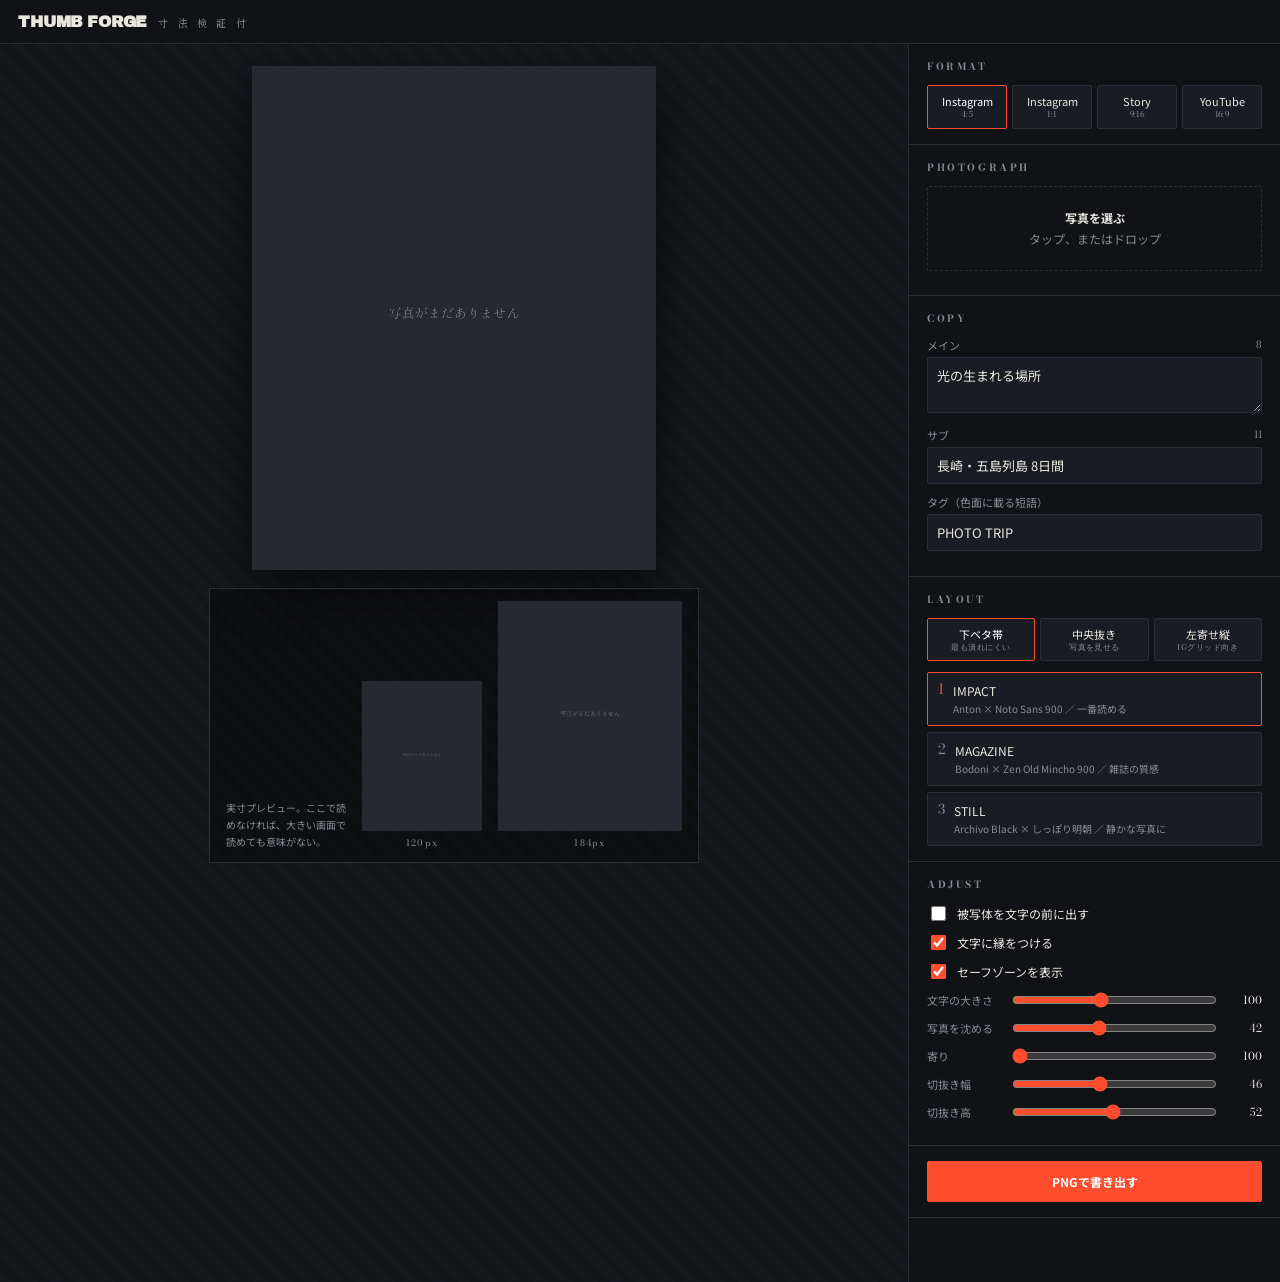
<file: thumb-forge.html>
<!DOCTYPE html>
<html lang="ja">
<head>
<meta charset="utf-8">
<meta name="viewport" content="width=device-width, initial-scale=1, viewport-fit=cover">
<meta name="apple-mobile-web-app-capable" content="yes">
<title>THUMB FORGE — サムネイル組版</title>
<link rel="preconnect" href="https://fonts.googleapis.com">
<link rel="preconnect" href="https://fonts.gstatic.com" crossorigin>
<link href="https://fonts.googleapis.com/css2?family=Bodoni+Moda:opsz,wght@6..96,600..900&family=Anton&family=Archivo+Black&family=Zen+Old+Mincho:wght@700;900&family=Shippori+Mincho:wght@600;800&family=Noto+Sans+JP:wght@500;700;900&display=swap" rel="stylesheet">
<style>
  :root{
    --ink:#101216; --ink2:#191c22; --line:#292d35;
    --paper:#e9e6df; --muted:#868c96; --hot:#ff4d2e; --r:2px;
  }
  *{box-sizing:border-box}
  html,body{margin:0;padding:0}
  body{
    background:var(--ink);color:var(--paper);font-size:13px;
    font-family:"Noto Sans JP",-apple-system,BlinkMacSystemFont,sans-serif;
    -webkit-font-smoothing:antialiased;padding-bottom:env(safe-area-inset-bottom);
  }
  header{display:flex;align-items:baseline;gap:11px;padding:13px 18px;border-bottom:1px solid var(--line);position:sticky;top:0;background:var(--ink);z-index:9}
  header h1{font-family:"Archivo Black",sans-serif;font-size:16px;margin:0;letter-spacing:-.01em}
  header span{font-family:"Shippori Mincho",serif;font-size:10px;color:var(--muted);letter-spacing:.32em}

  .wrap{display:grid;grid-template-columns:minmax(0,1fr) 372px}
  @media(max-width:920px){.wrap{grid-template-columns:1fr}}

  .stage{padding:22px 18px 44px;display:flex;flex-direction:column;align-items:center;gap:18px;background:repeating-linear-gradient(45deg,#15181d 0 9px,#131519 9px 18px)}
  #big{display:block;max-width:min(100%,420px);max-height:56vh;width:auto;height:auto;box-shadow:0 16px 44px rgba(0,0,0,.6);cursor:grab;touch-action:none;background:#222}
  #big:active{cursor:grabbing}

  .actual{display:flex;align-items:flex-end;gap:16px;padding:12px 16px;border:1px solid var(--line);background:rgba(0,0,0,.35)}
  .actual figure{margin:0;display:flex;flex-direction:column;align-items:center;gap:5px}
  .actual img{display:block;background:#222}
  .actual figcaption{font-family:"Bodoni Moda",serif;font-size:9px;color:var(--muted);letter-spacing:.14em}
  .actual .note{font-size:10px;color:var(--muted);line-height:1.7;max-width:120px}

  .panel{border-left:1px solid var(--line);padding-bottom:64px}
  @media(max-width:920px){.panel{border-left:0;border-top:1px solid var(--line)}}
  section{border-bottom:1px solid var(--line);padding:15px 18px}
  h2{font-family:"Bodoni Moda",serif;font-size:10px;font-weight:700;letter-spacing:.26em;text-transform:uppercase;color:var(--muted);margin:0 0 11px}
  label{display:block;font-size:11px;color:var(--muted);margin:0 0 4px}
  input[type=text],textarea,select{width:100%;background:var(--ink2);border:1px solid var(--line);color:var(--paper);border-radius:var(--r);padding:8px 9px;font:inherit;font-size:13px}
  textarea{resize:vertical}
  :focus-visible{outline:2px solid var(--hot);outline-offset:1px}
  .field{margin-bottom:10px}
  .slider{display:flex;align-items:center;gap:9px;margin-bottom:8px}
  .slider label{flex:0 0 74px;margin:0}
  input[type=range]{flex:1;accent-color:var(--hot)}
  .val{font-family:"Bodoni Moda",serif;font-size:11px;width:34px;text-align:right}
  button{font:inherit;font-size:12px;background:var(--ink2);color:var(--paper);border:1px solid var(--line);border-radius:var(--r);padding:8px 10px;cursor:pointer}
  button:hover{border-color:var(--muted)}
  button.primary{background:var(--hot);border-color:var(--hot);color:#fff;font-weight:700;width:100%;padding:11px}
  .seg{display:grid;grid-template-columns:repeat(4,1fr);gap:5px}
  .seg.three{grid-template-columns:repeat(3,1fr)}
  .seg button{padding:8px 2px;text-align:center;line-height:1.35;font-size:11px}
  .seg button[aria-pressed=true]{border-color:var(--hot);color:#fff}
  .seg button small{display:block;font-family:"Bodoni Moda",serif;font-size:8px;color:var(--muted);letter-spacing:.06em}
  .drop{border:1px dashed var(--line);border-radius:var(--r);padding:20px;text-align:center;color:var(--muted);font-size:12px;line-height:1.8;cursor:pointer}
  .drop:hover{border-color:var(--muted);color:var(--paper)}
  .drop b{color:var(--paper)}
  .chips{display:flex;gap:5px;margin-top:9px}
  .chip{flex:1;height:30px;border:1px solid rgba(255,255,255,.14);border-radius:var(--r);cursor:pointer}
  .chip[aria-pressed=true]{outline:2px solid var(--hot);outline-offset:1px}
  .presets{display:flex;flex-direction:column;gap:6px}
  .preset{text-align:left;display:flex;gap:9px;align-items:flex-start;padding:9px 10px}
  .preset[aria-pressed=true]{border-color:var(--hot)}
  .preset .rk{font-family:"Bodoni Moda",serif;font-size:14px;color:var(--muted);line-height:1}
  .preset[aria-pressed=true] .rk{color:var(--hot)}
  .preset .ds{display:block;font-size:10px;color:var(--muted);margin-top:2px}
  .toggle{display:flex;align-items:center;gap:8px;margin-bottom:8px;font-size:12px;cursor:pointer;color:var(--paper)}
  .toggle input{accent-color:var(--hot);width:15px;height:15px}
  .warn{font-size:11px;line-height:1.7;padding:8px 10px;border-left:2px solid var(--hot);background:rgba(255,77,46,.08);margin-top:10px}
  .ok{border-left-color:#3ecf8e;background:rgba(62,207,142,.07)}
  .count{float:right;font-family:"Bodoni Moda",serif;font-size:10px}
  .count.over{color:var(--hot)}
</style>
</head>
<body>

<header><h1>THUMB FORGE</h1><span>寸 法 検 証 付</span></header>

<div class="wrap">
  <div class="stage">
    <canvas id="big" width="1080" height="1350"></canvas>
    <div class="actual">
      <div class="note">実寸プレビュー。ここで読めなければ、大きい画面で読めても意味がない。</div>
      <figure><img id="pv1" alt="実寸プレビュー 小"><figcaption id="c1">–</figcaption></figure>
      <figure><img id="pv2" alt="実寸プレビュー 中"><figcaption id="c2">–</figcaption></figure>
    </div>
  </div>

  <div class="panel">
    <section>
      <h2>Format</h2>
      <div class="seg" id="ratios"></div>
    </section>

    <section>
      <h2>Photograph</h2>
      <div class="drop" id="drop"><b>写真を選ぶ</b><br>タップ、またはドロップ</div>
      <input type="file" id="file" accept="image/*" hidden>
      <div class="chips" id="chips"></div>
      <div id="contrast"></div>
    </section>

    <section>
      <h2>Copy</h2>
      <div class="field">
        <label for="tMain">メイン<span class="count" id="cnMain">0</span></label>
        <textarea id="tMain" rows="2">光の生まれる場所</textarea>
      </div>
      <div class="field"><label for="tSub">サブ<span class="count" id="cnSub">0</span></label><input type="text" id="tSub" value="長崎・五島列島 8日間"></div>
      <div class="field"><label for="tTag">タグ（色面に載る短語）</label><input type="text" id="tTag" value="PHOTO TRIP"></div>
    </section>

    <section>
      <h2>Layout</h2>
      <div class="seg three" id="layouts"></div>
      <div style="height:11px"></div>
      <div class="presets" id="presets"></div>
    </section>

    <section>
      <h2>Adjust</h2>
      <label class="toggle"><input type="checkbox" id="cMask">被写体を文字の前に出す</label>
      <label class="toggle"><input type="checkbox" id="cEdge" checked>文字に縁をつける</label>
      <label class="toggle"><input type="checkbox" id="cSafe" checked>セーフゾーンを表示</label>
      <div class="slider"><label for="sType">文字の大きさ</label><input type="range" id="sType" min="70" max="140" value="100"><span class="val" id="vType">100</span></div>
      <div class="slider"><label for="sDark">写真を沈める</label><input type="range" id="sDark" min="0" max="100" value="42"><span class="val" id="vDark">42</span></div>
      <div class="slider"><label for="sZoom">寄り</label><input type="range" id="sZoom" min="100" max="220" value="100"><span class="val" id="vZoom">100</span></div>
      <div class="slider"><label for="sMaskW">切抜き幅</label><input type="range" id="sMaskW" min="10" max="95" value="46"><span class="val" id="vMaskW">46</span></div>
      <div class="slider"><label for="sMaskH">切抜き高</label><input type="range" id="sMaskH" min="10" max="95" value="52"><span class="val" id="vMaskH">52</span></div>
    </section>

    <section><button class="primary" id="save">PNGで書き出す</button></section>
  </div>
</div>

<script>
(()=>{"use strict";
const $=id=>document.getElementById(id);
const cv=$("big"),ctx=cv.getContext("2d");

/* formats: preview widths are the sizes these are actually seen at */
const RATIOS=[
 {id:"ig45",  nm:"Instagram", sub:"4:5",  w:1080,h:1350, small:120,mid:184, safe:"igsquare"},
 {id:"ig11",  nm:"Instagram", sub:"1:1",  w:1080,h:1080, small:120,mid:184, safe:null},
 {id:"story", nm:"Story",     sub:"9:16", w:1080,h:1920, small:96, mid:150, safe:"story"},
 {id:"yt",    nm:"YouTube",   sub:"16:9", w:1280,h:720,  small:168,mid:246, safe:"yt"}
];
const LAYOUTS=[
 {id:"band", nm:"下ベタ帯", ds:"最も潰れにくい"},
 {id:"center", nm:"中央抜き", ds:"写真を見せる"},
 {id:"left", nm:"左寄せ縦", ds:"IGグリッド向き"}
];
const TYPES=[
 {id:"impact",nm:"IMPACT",ds:"Anton × Noto Sans 900 ／ 一番読める",
  disp:{f:'"Anton", sans-serif',w:400,tr:0},jp:{f:'"Noto Sans JP", sans-serif',w:900,tr:.01},
  sub:{f:'"Noto Sans JP", sans-serif',w:700,tr:.04},
  score:a=>1.0+a.edge*.8+a.sat*.5},
 {id:"mag",nm:"MAGAZINE",ds:"Bodoni × Zen Old Mincho 900 ／ 雑誌の質感",
  disp:{f:'"Bodoni Moda", serif',w:800,tr:.03},jp:{f:'"Zen Old Mincho", serif',w:900,tr:.03},
  sub:{f:'"Bodoni Moda", serif',w:600,tr:.16},
  score:a=>.9+(1-a.sat)*.9+(1-a.edge)*.6},
 {id:"still",nm:"STILL",ds:"Archivo Black × しっぽり明朝 ／ 静かな写真に",
  disp:{f:'"Archivo Black", sans-serif',w:400,tr:.02},jp:{f:'"Shippori Mincho", serif',w:800,tr:.06},
  sub:{f:'"Bodoni Moda", serif',w:600,tr:.18},
  score:a=>.8+(1-a.luma)*1.1+(1-a.edge)*.7}
];

let ratio=RATIOS[0],layout=LAYOUTS[0],type=TYPES[0];
let img=null,analysis=null,accent="#ff4d2e",mask={x:.5,y:.42},ranked=[];

/* ---------- analysis ---------- */
function analyze(im){
  const n=96,c=document.createElement("canvas");c.width=c.height=n;
  const g=c.getContext("2d",{willReadFrequently:true});g.drawImage(im,0,0,n,n);
  const d=g.getImageData(0,0,n,n).data;
  let lum=0,sat=0;const gray=new Float32Array(n*n),pts=[];
  for(let i=0,p=0;i<d.length;i+=4,p++){
    const r=d[i]/255,gg=d[i+1]/255,b=d[i+2]/255;
    const mx=Math.max(r,gg,b),mn=Math.min(r,gg,b);
    const l=.2126*r+.7152*gg+.0722*b;lum+=l;sat+=mx?(mx-mn)/mx:0;gray[p]=l;
    if(p%2===0)pts.push([d[i],d[i+1],d[i+2]]);
  }
  const px=n*n;lum/=px;sat/=px;
  let e=0;for(let y=1;y<n-1;y++)for(let x=1;x<n-1;x++){const i=y*n+x;e+=Math.abs(gray[i]-gray[i+1])+Math.abs(gray[i]-gray[i+n]);}
  return{palette:kmeans(pts,5),luma:lum,sat:Math.min(1,sat),edge:Math.min(1,e/(px*.18))};
}
function kmeans(pts,k){
  let cen=[];for(let i=0;i<k;i++)cen.push(pts[Math.floor((i+.5)*pts.length/k)].slice());
  const as=new Array(pts.length).fill(0);
  for(let it=0;it<8;it++){
    for(let i=0;i<pts.length;i++){let b=0,bd=1/0;
      for(let j=0;j<k;j++){const dr=pts[i][0]-cen[j][0],dg=pts[i][1]-cen[j][1],db=pts[i][2]-cen[j][2];const dd=dr*dr+dg*dg+db*db;if(dd<bd){bd=dd;b=j;}}
      as[i]=b;}
    const s=Array.from({length:k},()=>[0,0,0,0]);
    pts.forEach((p,i)=>{const a=as[i];s[a][0]+=p[0];s[a][1]+=p[1];s[a][2]+=p[2];s[a][3]++;});
    for(let j=0;j<k;j++)if(s[j][3])cen[j]=[s[j][0]/s[j][3],s[j][1]/s[j][3],s[j][2]/s[j][3]];
  }
  const cnt=new Array(k).fill(0);as.forEach(a=>cnt[a]++);
  return cen.map((c,i)=>({c,n:cnt[i]})).sort((a,b)=>b.n-a.n).map(o=>hex(o.c));
}
const hex=c=>"#"+c.map(v=>Math.max(0,Math.min(255,v|0)).toString(16).padStart(2,"0")).join("");
const toRgb=h=>[1,3,5].map(i=>parseInt(h.slice(i,i+2),16));
const lu=h=>{const[r,g,b]=toRgb(h);return(.2126*r+.7152*g+.0722*b)/255;};
function pickAccent(p){let best=p[0],bs=-1;p.forEach(h=>{const[r,g,b]=toRgb(h);const mx=Math.max(r,g,b),mn=Math.min(r,g,b);
  const s=mx?(mx-mn)/mx:0,l=lu(h);const v=s*1.7+(1-Math.abs(l-.5)*2)*.7;if(v>bs){bs=v;best=h;}});return best;}

/* ---------- text helpers ---------- */
const setF=(f,s,w)=>ctx.font=`${w} ${s}px ${f}`;
function tw(str,tr){let w=0;for(const ch of str)w+=ctx.measureText(ch).width+tr;return w-tr;}
function draw(str,x,y,tr,al="left",stroke=0){
  const w=tw(str,tr);let cx=al==="center"?x-w/2:al==="right"?x-w:x;
  for(const ch of str){
    if(stroke){ctx.lineWidth=stroke;ctx.lineJoin="round";ctx.strokeText(ch,cx,y);}
    ctx.fillText(ch,cx,y);cx+=ctx.measureText(ch).width+tr;
  }
  return w;
}
const isLatin=s=>!/[^\x00-\x7F]/.test(s);
function fontFor(str){return isLatin(str)?type.disp:type.jp;}
function fit(lines,maxW,maxSize,fo){
  let s=maxSize;
  for(let i=0;i<50;i++){setF(fo.f,s,fo.w);
    if(lines.every(l=>tw(l,s*fo.tr)<=maxW))break;s*=.95;}
  return s;
}

/* ---------- render ---------- */
function render(){
  const W=cv.width,H=cv.height;
  ctx.clearRect(0,0,W,H);ctx.fillStyle="#1b1e23";ctx.fillRect(0,0,W,H);
  if(!img){ph();syncPv();return;}
  const zoom=+$("sZoom").value/100;
  photo(zoom);
  const dark=+$("sDark").value/100;
  scrim(dark);

  const main=$("tMain").value.split("\n").filter(Boolean).slice(0,3);
  const sub=$("tSub").value.trim(),tag=$("tTag").value.trim();
  const sc=+$("sType").value/100;
  const pad=W*.06;

  if(layout.id==="band")   bandLayout(main,sub,tag,pad,sc);
  if(layout.id==="center") centerLayout(main,sub,tag,pad,sc,zoom,dark);
  if(layout.id==="left")   leftLayout(main,sub,tag,pad,sc);

  if($("cSafe").checked) safe();
  syncPv();
}
function photo(z){
  const W=cv.width,H=cv.height;
  const s=Math.max(W/img.width,H/img.height)*z,w=img.width*s,h=img.height*s;
  ctx.drawImage(img,(W-w)/2,(H-h)/2,w,h);
}
function scrim(d){
  if(d<=0)return;const W=cv.width,H=cv.height;
  const g=ctx.createLinearGradient(0,H*.25,0,H);
  g.addColorStop(0,"rgba(0,0,0,0)");g.addColorStop(1,`rgba(0,0,0,${.9*d})`);
  ctx.fillStyle=g;ctx.fillRect(0,0,W,H);
  ctx.fillStyle=`rgba(0,0,0,${.25*d})`;ctx.fillRect(0,0,W,H);
}
function tagChip(x,y,txt,align="left"){
  if(!txt)return 0;
  const W=cv.width,s=W*.026;
  setF(type.sub.f,s,type.sub.w);
  const t=isLatin(txt)?txt.toUpperCase():txt,tr=s*type.sub.tr;
  const w=tw(t,tr),px=s*.7,h=s*1.9;
  const bx=align==="center"?x-(w+px*2)/2:x;
  ctx.fillStyle=accent;ctx.fillRect(bx,y-h*.72,w+px*2,h);
  ctx.fillStyle=lu(accent)>.62?"#111":"#fff";
  draw(t,bx+px,y+s*.1,tr);
  return h;
}
function bandLayout(main,sub,tag,pad,sc){
  const W=cv.width,H=cv.height;
  const fo=fontFor(main[0]||"");
  const size=fit(main,W-pad*2,W*(cv.width>cv.height?.115:.135)*sc,fo);
  const lh=size*1.22;
  const blockH=lh*main.length+(sub?size*.85:0)+(tag?size*.9:0)+pad*1.2;
  ctx.fillStyle="rgba(0,0,0,.55)";ctx.fillRect(0,H-blockH-pad*.4,W,blockH+pad*.4);
  ctx.fillStyle=accent;ctx.fillRect(0,H-blockH-pad*.4,W,Math.max(4,W*.006));
  let y=H-pad-(sub?size*.9:0)-(main.length-1)*lh;
  setF(fo.f,size,fo.w);
  ctx.fillStyle="#fff";ctx.strokeStyle="rgba(0,0,0,.55)";
  const st=$("cEdge").checked?size*.055:0;
  main.forEach((l,i)=>draw(isLatin(l)?l.toUpperCase():l,pad,y+i*lh,size*fo.tr,"left",st));
  if(tag)tagChip(pad,y-lh*.92,tag);
  if(sub){const s2=W*.03*sc;setF(type.sub.f,s2,type.sub.w);ctx.fillStyle="rgba(255,255,255,.92)";
    draw(isLatin(sub)?sub.toUpperCase():sub,pad,y+(main.length-1)*lh+size*.82,s2*type.sub.tr);}
}
function centerLayout(main,sub,tag,pad,sc,zoom,dark){
  const W=cv.width,H=cv.height;
  const fo=fontFor(main[0]||"");
  const size=fit(main,W-pad*2,W*(W>H?.13:.16)*sc,fo);
  const lh=size*1.2;
  let y=H*.5-((main.length-1)*lh)/2+size*.32;
  setF(fo.f,size,fo.w);ctx.fillStyle="#fff";ctx.strokeStyle="rgba(0,0,0,.5)";
  const st=$("cEdge").checked?size*.06:0;
  main.forEach((l,i)=>draw(isLatin(l)?l.toUpperCase():l,W/2,y+i*lh,size*fo.tr,"center",st));
  if($("cMask").checked&&img){
    ctx.save();ctx.beginPath();
    ctx.ellipse(mask.x*W,mask.y*H,W*(+$("sMaskW").value/100)/2,H*(+$("sMaskH").value/100)/2,0,0,Math.PI*2);
    ctx.clip();photo(zoom);scrim(dark);ctx.restore();
  }
  if(tag)tagChip(W/2,H*.5-((main.length-1)*lh)/2-size*.95,tag,"center");
  if(sub){const s2=W*.03*sc;setF(type.sub.f,s2,type.sub.w);ctx.fillStyle="rgba(255,255,255,.92)";
    draw(isLatin(sub)?sub.toUpperCase():sub,W/2,y+(main.length-1)*lh+size*.95,s2*type.sub.tr,"center");}
}
function leftLayout(main,sub,tag,pad,sc){
  const W=cv.width,H=cv.height;
  ctx.fillStyle=accent;ctx.fillRect(0,0,Math.max(6,W*.022),H);
  const fo=fontFor(main[0]||"");
  const size=fit(main,W*.62,W*(W>H?.115:.14)*sc,fo);
  const lh=size*1.2,x=pad*1.25;
  let y=H*.62-((main.length-1)*lh);
  setF(fo.f,size,fo.w);ctx.fillStyle="#fff";ctx.strokeStyle="rgba(0,0,0,.5)";
  const st=$("cEdge").checked?size*.06:0;
  main.forEach((l,i)=>draw(isLatin(l)?l.toUpperCase():l,x,y+i*lh,size*fo.tr,"left",st));
  if(tag)tagChip(x,y-lh*.95,tag);
  if(sub){const s2=W*.029*sc;setF(type.sub.f,s2,type.sub.w);ctx.fillStyle="rgba(255,255,255,.9)";
    draw(isLatin(sub)?sub.toUpperCase():sub,x,y+(main.length-1)*lh+size*.85,s2*type.sub.tr);}
}
function safe(){
  const W=cv.width,H=cv.height;
  ctx.save();ctx.setLineDash([W*.012,W*.012]);ctx.lineWidth=Math.max(2,W*.003);
  ctx.strokeStyle="rgba(255,255,255,.45)";
  if(ratio.safe==="yt"){ // 再生時間バッジ
    const bw=W*.11,bh=H*.075;ctx.strokeRect(W-bw-W*.02,H-bh-H*.03,bw,bh);
  }
  if(ratio.safe==="igsquare"){ // グリッドで正方形に切られる範囲
    const s=W,top=(H-s)/2;ctx.strokeRect(0,top,s,s);
  }
  if(ratio.safe==="story"){ // 上下UIに隠れる帯
    ctx.fillStyle="rgba(255,0,0,.10)";
    ctx.fillRect(0,0,W,H*.13);ctx.fillRect(0,H*.82,W,H*.18);
    ctx.strokeRect(0,H*.13,W,H*.69);
  }
  ctx.restore();
}
function ph(){
  const W=cv.width,H=cv.height;
  ctx.fillStyle="#262a30";ctx.fillRect(0,0,W,H);
  ctx.fillStyle="#666c76";ctx.textAlign="center";
  ctx.font=`500 ${W*.032}px "Shippori Mincho", serif`;
  ctx.fillText("写真がまだありません",W/2,H/2);ctx.textAlign="left";
}

/* ---------- actual size preview ---------- */
let pvTimer=null;
function syncPv(){
  clearTimeout(pvTimer);
  pvTimer=setTimeout(()=>{
    const url=cv.toDataURL("image/png");
    const r=cv.height/cv.width;
    [["pv1","c1",ratio.small],["pv2","c2",ratio.mid]].forEach(([i,c,w])=>{
      const el=$(i);el.src=url;el.style.width=w+"px";el.style.height=Math.round(w*r)+"px";
      $(c).textContent=w+"px";
    });
  },90);
}

/* ---------- ui ---------- */
function segs(){
  const r=$("ratios");r.innerHTML="";
  RATIOS.forEach(x=>{const b=document.createElement("button");
    b.innerHTML=`${x.nm}<small>${x.sub}</small>`;b.setAttribute("aria-pressed",x.id===ratio.id);
    b.onclick=()=>{ratio=x;cv.width=x.w;cv.height=x.h;segs();render();};r.appendChild(b);});
  const l=$("layouts");l.innerHTML="";
  LAYOUTS.forEach(x=>{const b=document.createElement("button");
    b.innerHTML=`${x.nm}<small>${x.ds}</small>`;b.setAttribute("aria-pressed",x.id===layout.id);
    b.onclick=()=>{layout=x;segs();render();};l.appendChild(b);});
}
function paintChips(){
  const box=$("chips");box.innerHTML="";
  if(!analysis)return;
  analysis.palette.forEach(h=>{const b=document.createElement("button");
    b.className="chip";b.style.background=h;b.title=`アクセントを ${h} にする`;
    b.setAttribute("aria-pressed",h===accent);
    b.onclick=()=>{accent=h;paintChips();checkContrast();render();};box.appendChild(b);});
}
function paintPresets(){
  const box=$("presets");box.innerHTML="";
  (ranked.length?ranked:TYPES).forEach((p,i)=>{
    const b=document.createElement("button");b.className="preset";
    b.setAttribute("aria-pressed",type.id===p.id);
    b.innerHTML=`<span class="rk">${i+1}</span><span>${p.nm}<span class="ds">${p.ds}</span></span>`;
    b.onclick=()=>{type=p;paintPresets();render();};box.appendChild(b);});
}
function checkContrast(){
  const box=$("contrast");
  if(!analysis){box.innerHTML="";return;}
  const l=analysis.luma,e=analysis.edge;
  let msg="",ok=false;
  if(l>.68) msg="写真が明るい。白文字は飛ぶので「写真を沈める」を上げるか、下ベタ帯を使う。";
  else if(e>.62) msg="ディテールが多い写真。文字の裏が騒がしいので、縁つきか帯を推奨。";
  else {ok=true;msg="文字が乗りやすい写真。中央抜きでも成立する。";}
  box.innerHTML=`<div class="warn${ok?" ok":""}">${msg}</div>`;
}
function counts(){
  const m=$("tMain").value.replace(/\n/g,"").length,s=$("tSub").value.length;
  $("cnMain").textContent=m;$("cnMain").className="count"+(m>12?" over":"");
  $("cnSub").textContent=s;$("cnSub").className="count"+(s>22?" over":"");
}
function load(f){
  if(!f||!f.type.startsWith("image/"))return;
  const url=URL.createObjectURL(f),im=new Image();
  im.onload=()=>{img=im;analysis=analyze(im);accent=pickAccent(analysis.palette);
    ranked=[...TYPES].sort((a,b)=>b.score(analysis)-a.score(analysis));type=ranked[0];
    paintChips();paintPresets();checkContrast();render();URL.revokeObjectURL(url);};
  im.src=url;
}
$("drop").onclick=()=>$("file").click();
$("file").onchange=e=>load(e.target.files[0]);
["dragover","dragenter"].forEach(ev=>$("drop").addEventListener(ev,e=>e.preventDefault()));
$("drop").addEventListener("drop",e=>{e.preventDefault();load(e.dataTransfer.files[0]);});
["tMain","tSub","tTag"].forEach(i=>$(i).addEventListener("input",()=>{counts();render();}));
["cMask","cEdge","cSafe"].forEach(i=>$(i).addEventListener("change",render));
[["sType","vType"],["sDark","vDark"],["sZoom","vZoom"],["sMaskW","vMaskW"],["sMaskH","vMaskH"]]
  .forEach(([s,v])=>$(s).addEventListener("input",()=>{$(v).textContent=$(s).value;render();}));

let drag=false;
const loc=e=>{const r=cv.getBoundingClientRect();return{x:(e.clientX-r.left)/r.width,y:(e.clientY-r.top)/r.height};};
cv.addEventListener("pointerdown",e=>{drag=true;cv.setPointerCapture(e.pointerId);mask=loc(e);render();});
cv.addEventListener("pointermove",e=>{if(drag){e.preventDefault();mask=loc(e);render();}});
["pointerup","pointercancel"].forEach(ev=>cv.addEventListener(ev,()=>drag=false));

$("save").onclick=()=>{
  const safeOn=$("cSafe").checked;
  if(safeOn){$("cSafe").checked=false;render();}
  cv.toBlob(b=>{const a=document.createElement("a");a.href=URL.createObjectURL(b);
    a.download=`thumb-${ratio.id}-${Date.now()}.png`;a.click();
    setTimeout(()=>URL.revokeObjectURL(a.href),2000);
    if(safeOn){$("cSafe").checked=true;render();}
  },"image/png");
};

segs();paintPresets();counts();
if(document.fonts&&document.fonts.ready)document.fonts.ready.then(render);
render();
})();
</script>
</body>
</html>
</file>
